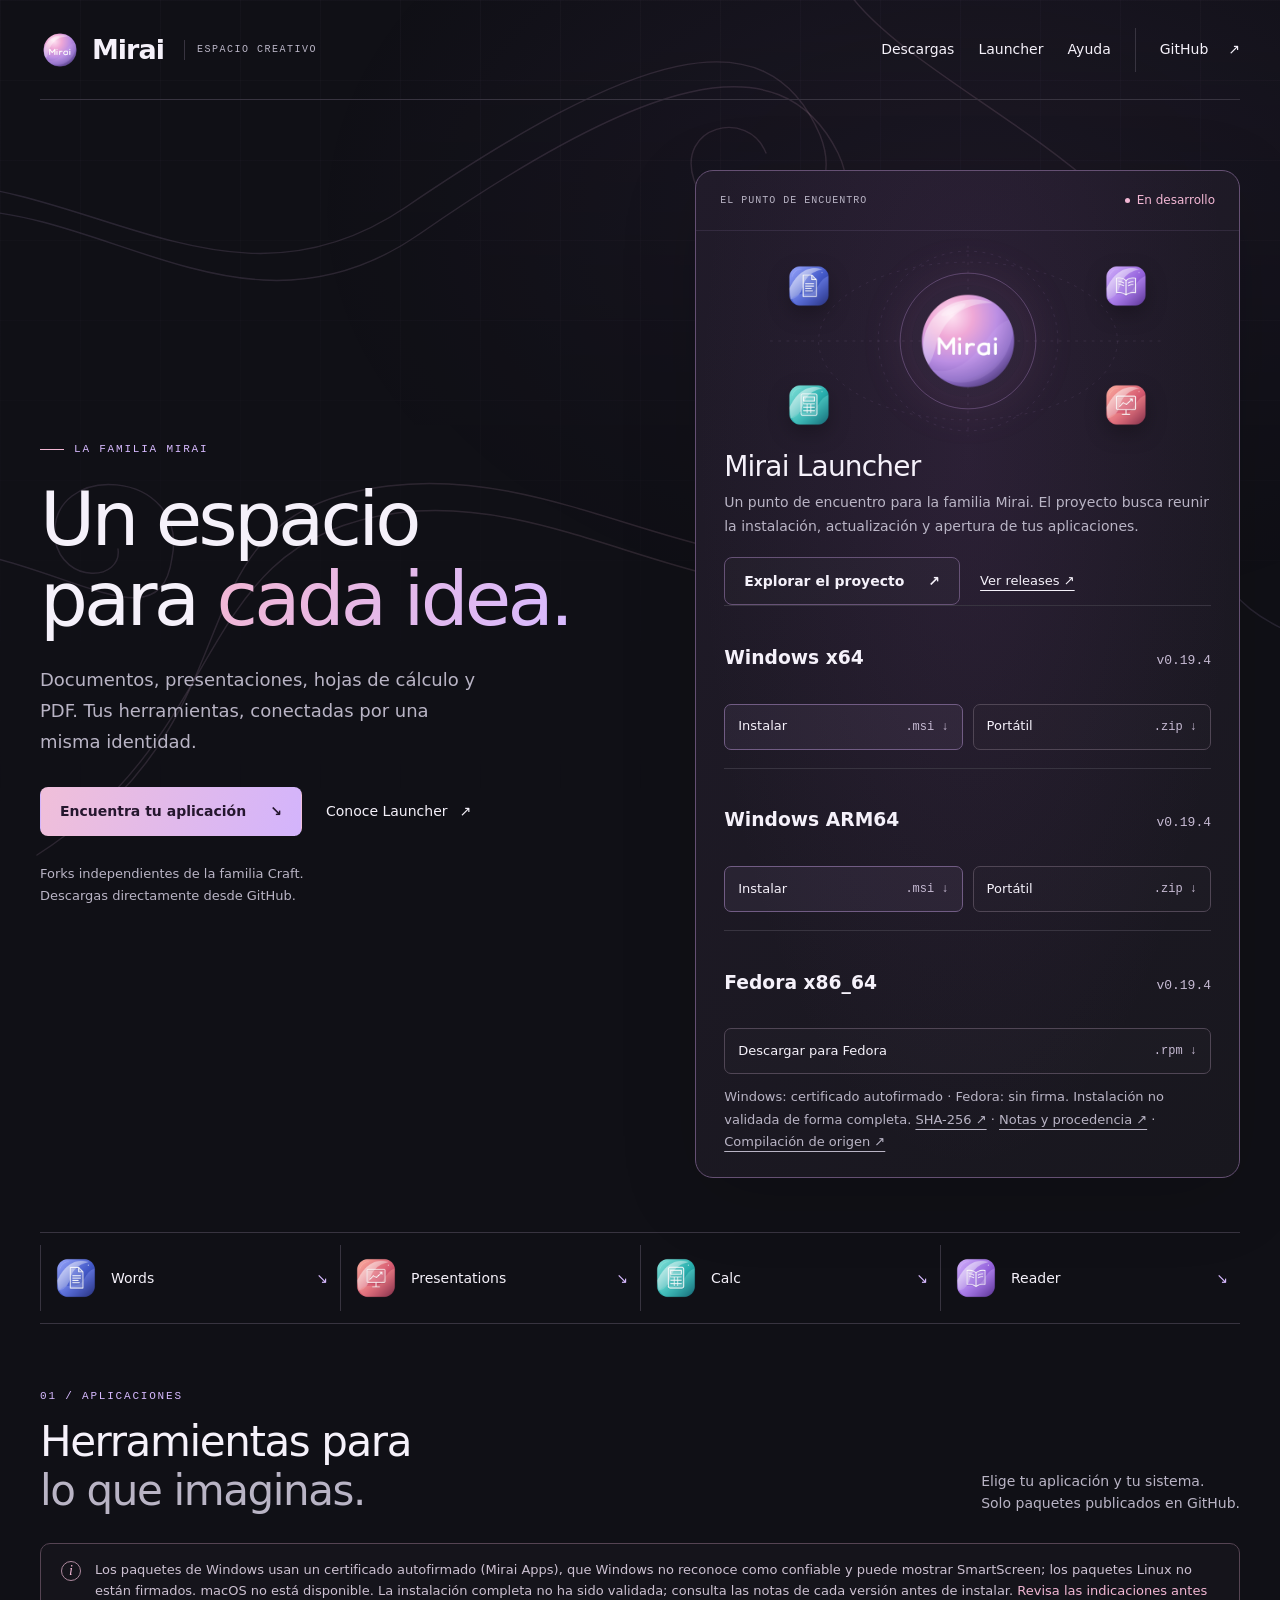
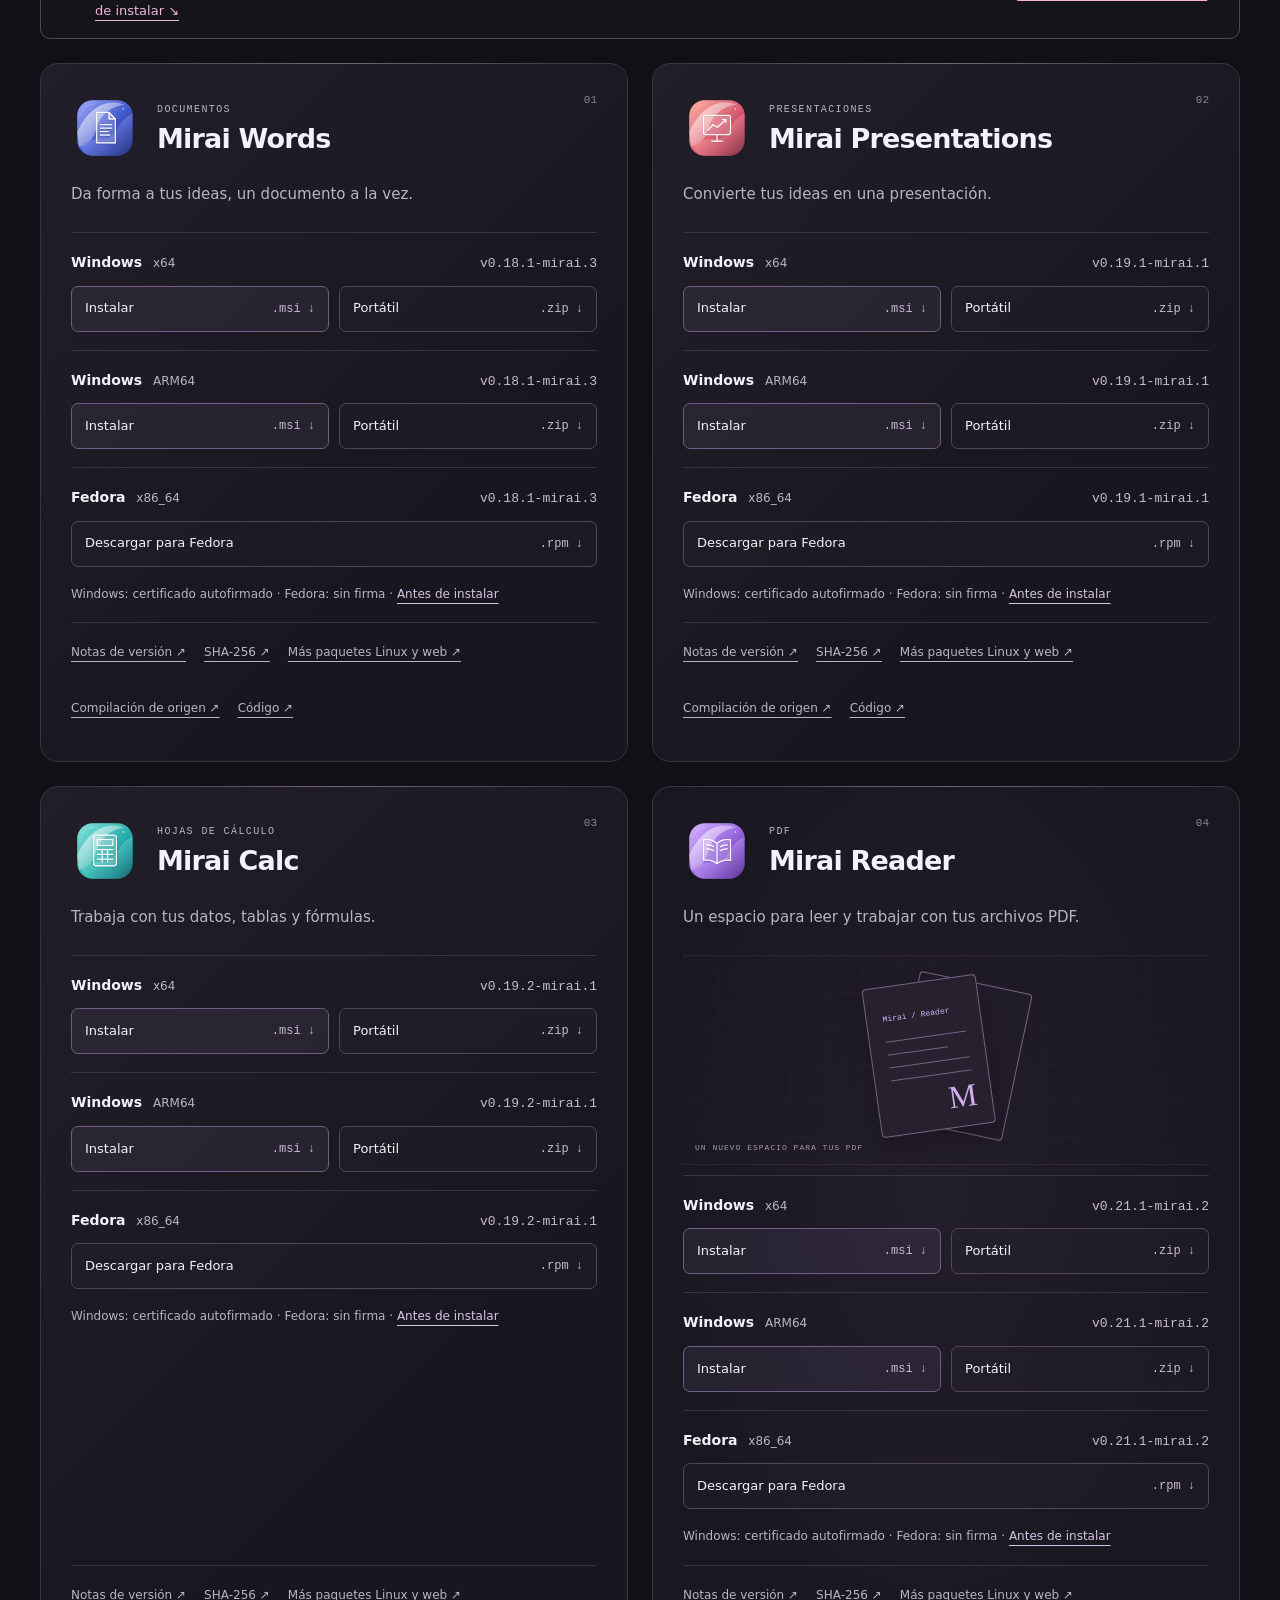
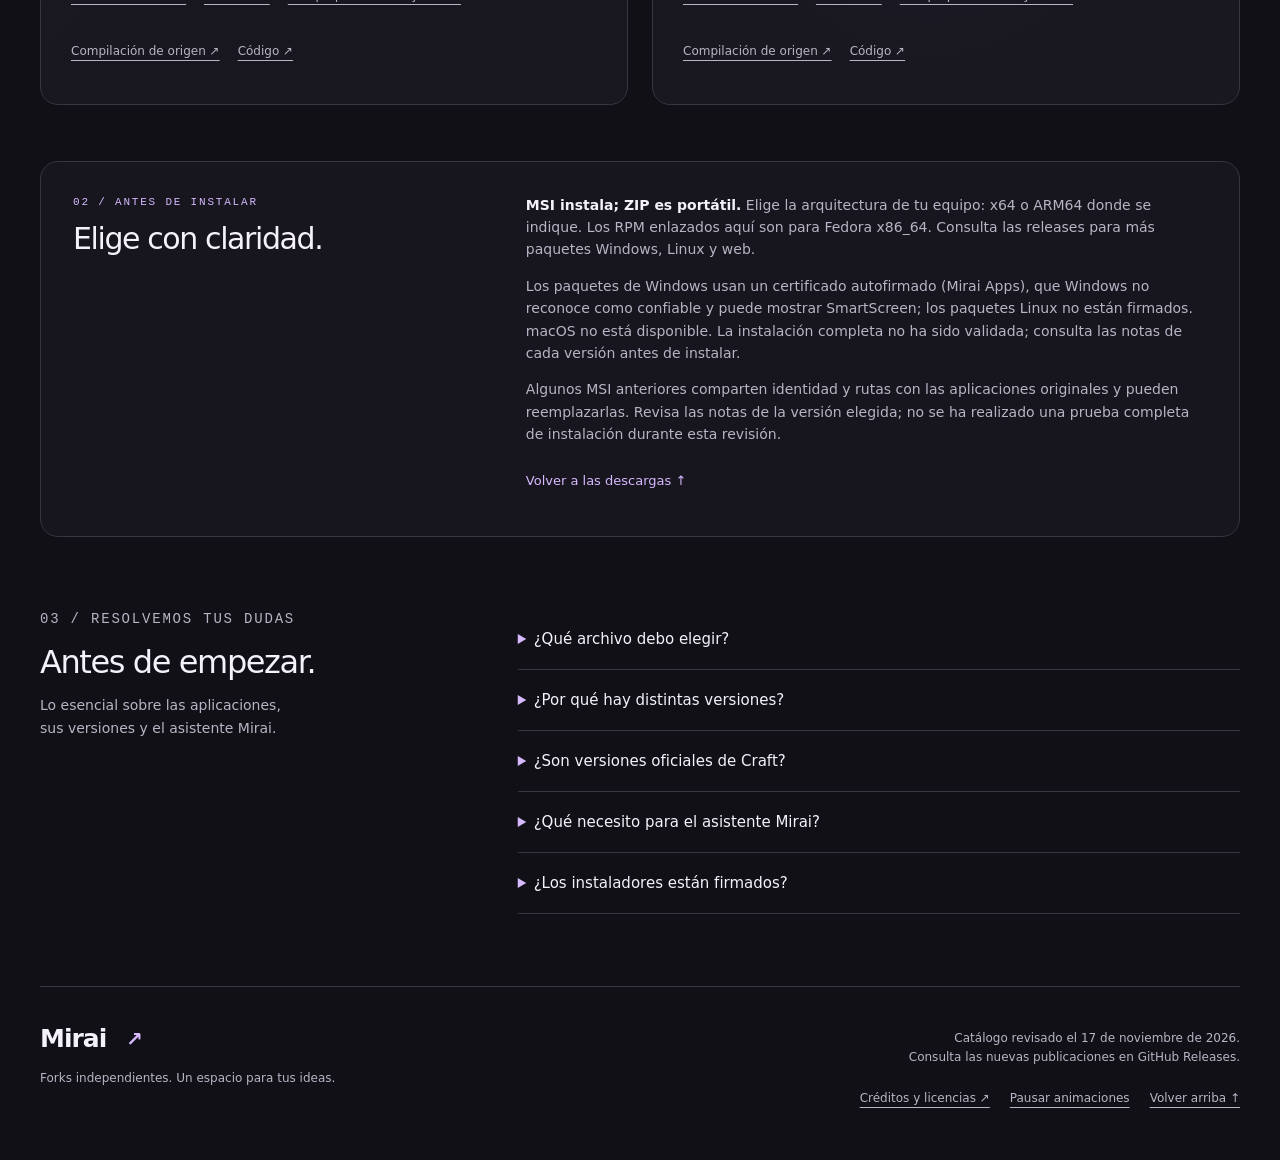
<file: index.html>
<!doctype html>
<html lang="es">
<head>
<meta charset="utf-8"><meta name="viewport" content="width=device-width, initial-scale=1"><meta name="theme-color" content="#111118">
<title>Mirai — Un espacio para cada idea</title>
<meta name="description" content="Descarga Mirai Words, Presentations y Calc para Windows y Fedora. Descubre Mirai Reader y el proyecto Mirai Launcher. Paquetes y versiones desde GitHub.">
<link rel="icon" href="assets/launcher.png"><link rel="stylesheet" href="styles.css?v=20261114-strip-2"><script src="script.js?v=20261114-strip-2" defer></script>
</head>
<body id="inicio">
<a class="skip" href="#contenido">Saltar al contenido</a>
<div class="architecture" aria-hidden="true"></div>
<div class="wind-background" aria-hidden="true"><svg viewBox="0 0 1600 1000" fill="none" preserveAspectRatio="xMidYMid slice" focusable="false"><defs><linearGradient id="wind-color" x1="0" y1="0" x2="1600" y2="1000" gradientUnits="userSpaceOnUse"><stop stop-color="#d7baff"/><stop offset=".55" stop-color="#f2b7d4"/><stop offset="1" stop-color="#b6a4ef"/></linearGradient><path id="wind-path-0" pathLength="1" d="M-180 260C100 80 290 400 540 230S940 10 1000 150C1040 250 890 290 860 200C840 140 920 120 940 170"/><path id="wind-path-1" pathLength="1" d="M-120 290C120 110 310 430 555 260S955 40 1020 170C1070 275 900 330 865 230"/><path id="wind-path-2" pathLength="1" d="M180 920C380 760 280 570 520 540S950 730 1170 550C1340 410 1190 290 1100 380C1020 460 1140 530 1180 450"/><path id="wind-path-3" pathLength="1" d="M130 950C350 810 300 600 530 570S960 770 1200 575C1380 430 1220 250 1100 350"/><path id="wind-path-4" pathLength="1" d="M1050-140C880 30 1320 120 1400 330S1360 640 1540 710C1690 770 1770 640 1670 580C1600 540 1550 620 1620 650"/><path id="wind-path-5" pathLength="1" d="M-180 650C60 510 260 760 280 620C300 520 140 510 150 600C160 650 225 645 220 610"/></defs><g class="wind-flow"><use class="wind-line" href="#wind-path-0"/><use class="wind-gust" href="#wind-path-0" style="--wind-delay:-0s;--wind-duration:22s"/><use class="wind-line" href="#wind-path-1"/><use class="wind-gust" href="#wind-path-1" style="--wind-delay:-3.7s;--wind-duration:24s"/><use class="wind-line" href="#wind-path-2"/><use class="wind-gust" href="#wind-path-2" style="--wind-delay:-7.4s;--wind-duration:26s"/><use class="wind-line" href="#wind-path-3"/><use class="wind-gust" href="#wind-path-3" style="--wind-delay:-11.100000000000001s;--wind-duration:28s"/><use class="wind-line" href="#wind-path-4"/><use class="wind-gust" href="#wind-path-4" style="--wind-delay:-14.8s;--wind-duration:30s"/><use class="wind-line" href="#wind-path-5"/><use class="wind-gust" href="#wind-path-5" style="--wind-delay:-18.5s;--wind-duration:32s"/></g></svg></div>
<div class="wrap">
<header class="site-header"><a class="brand" href="#inicio" aria-label="Mirai, inicio"><img src="assets/launcher.png" alt="" width="40" height="40">Mirai<span class="brand-divider"></span><span class="brand-detail">ESPACIO CREATIVO</span></a><nav aria-label="Principal"><a href="#descargas">Descargas</a><a href="#launcher">Launcher</a><a href="#ayuda">Ayuda</a><a class="nav-github" href="https://github.com/mirasins">GitHub <span aria-hidden="true">↗</span></a></nav></header>
<main id="contenido" tabindex="-1">
<section class="hero" aria-labelledby="hero-title"><div class="hero-copy reveal"><p class="eyebrow"><span class="line-mark" aria-hidden="true"></span> LA FAMILIA MIRAI</p><h1 id="hero-title">Un espacio<br>para <span>cada idea.</span></h1><p class="intro">Documentos, presentaciones, hojas de cálculo y PDF. Tus herramientas, conectadas por una misma identidad.</p><div class="hero-actions"><a class="btn primary" href="#descargas">Encuentra tu aplicación <span aria-hidden="true">↘</span></a><a class="text-link" href="#launcher">Conoce Launcher <span aria-hidden="true">↗</span></a></div><p class="hero-note">Forks independientes de la familia Craft.<br>Descargas directamente desde GitHub.</p></div>
<section class="launcher-feature reveal" id="launcher" aria-labelledby="launcher-title"><div class="feature-top"><span class="label">EL PUNTO DE ENCUENTRO</span><span class="status"><span aria-hidden="true"></span> En desarrollo</span></div><div class="constellation" aria-hidden="true"><svg viewBox="0 0 480 240" fill="none"><ellipse cx="240" cy="120" rx="163" ry="86" class="guide"/><path d="M240 16V224M24 120H456" class="guide"/><circle cx="240" cy="120" r="74"/><circle cx="240" cy="120" r="98" class="guide"/></svg><div class="core-icon"><img src="assets/launcher.png" alt="" width="120" height="120"></div><img class="satellite s1" src="assets/wordcraft.png" alt="" width="52" height="52"><img class="satellite s2" src="assets/pdfcraft.png" alt="" width="52" height="52"><img class="satellite s3" src="assets/gridcraft.png" alt="" width="52" height="52"><img class="satellite s4" src="assets/deckcraft.png" alt="" width="52" height="52"></div><div class="feature-copy"><h2 id="launcher-title">Mirai Launcher</h2><p>Un punto de encuentro para la familia Mirai. El proyecto busca reunir la instalación, actualización y apertura de tus aplicaciones.</p><div class="feature-actions"><a class="btn" href="https://github.com/mirasins/mirai-launcher">Explorar el proyecto <span aria-hidden="true">↗</span></a><a href="https://github.com/mirasins/mirai-launcher/releases">Ver releases ↗</a></div><div class="platform"><div class="platform-title"><h3>Windows <span>x64</span></h3><span class="version">v0.19.4</span></div><div class="download-links"><a class="download install" href="https://github.com/mirasins/mirai-launcher/releases/download/v0.19.4/artcraft-launcher-0.19.4-windows-x64.msi" aria-label="Instalar Mirai Launcher en Windows x64 (v0.19.4, MSI)">Instalar <span>.msi ↓</span></a><a class="download" href="https://github.com/mirasins/mirai-launcher/releases/download/v0.19.4/artcraft-launcher-0.19.4-windows-x64-portable.zip" aria-label="Descargar Mirai Launcher portátil para Windows x64 (v0.19.4, ZIP)">Portátil <span>.zip ↓</span></a></div></div><div class="platform"><div class="platform-title"><h3>Windows <span>ARM64</span></h3><span class="version">v0.19.4</span></div><div class="download-links"><a class="download install" href="https://github.com/mirasins/mirai-launcher/releases/download/v0.19.4/artcraft-launcher-0.19.4-windows-arm64.msi" aria-label="Instalar Mirai Launcher en Windows arm64 (v0.19.4, MSI)">Instalar <span>.msi ↓</span></a><a class="download" href="https://github.com/mirasins/mirai-launcher/releases/download/v0.19.4/artcraft-launcher-0.19.4-windows-arm64-portable.zip" aria-label="Descargar Mirai Launcher portátil para Windows arm64 (v0.19.4, ZIP)">Portátil <span>.zip ↓</span></a></div></div><div class="platform fedora"><div class="platform-title"><h3>Fedora <span>x86_64</span></h3><span class="version">v0.19.4</span></div><a class="download" href="https://github.com/mirasins/mirai-launcher/releases/download/v0.19.4/artcraft-launcher-0.19.4-linux-x86_64.rpm" aria-label="Descargar Mirai Launcher para Fedora x86_64 (v0.19.4, RPM)">Descargar para Fedora <span>.rpm ↓</span></a></div><p class="availability">Windows: certificado autofirmado · Fedora: sin firma. Instalación no validada de forma completa. <a href="https://github.com/mirasins/mirai-launcher/releases/download/v0.19.4/SHA256SUMS.txt">SHA-256 ↗</a> · <a href="https://github.com/mirasins/mirai-launcher/releases/tag/v0.19.4">Notas y procedencia ↗</a> · <a href="https://github.com/mirasins/mirai-launcher/actions/runs/44214219206">Compilación de origen ↗</a></p></div></section></section>
<nav class="index-strip" aria-label="Aplicaciones Mirai"><a href="#words"><img src="assets/wordcraft.png" alt="" width="46" height="46"><span class="index-name">Words</span><span class="index-arrow" aria-hidden="true">↘</span></a><a href="#presentations"><img src="assets/deckcraft.png" alt="" width="46" height="46"><span class="index-name">Presentations</span><span class="index-arrow" aria-hidden="true">↘</span></a><a href="#calc"><img src="assets/gridcraft.png" alt="" width="46" height="46"><span class="index-name">Calc</span><span class="index-arrow" aria-hidden="true">↘</span></a><a href="#reader"><img src="assets/pdfcraft.png" alt="" width="46" height="46"><span class="index-name">Reader</span><span class="index-arrow" aria-hidden="true">↘</span></a></nav>
<section id="descargas" aria-labelledby="apps-title"><div class="section-head reveal"><div><p class="eyebrow">01 / APLICACIONES</p><h2 id="apps-title">Herramientas para<br><span>lo que imaginas.</span></h2></div><p>Elige tu aplicación y tu sistema.<br>Solo paquetes publicados en GitHub.</p></div><aside class="download-notice reveal" aria-label="Información de los paquetes"><span class="notice-symbol" aria-hidden="true">i</span><p>Los paquetes de Windows usan un certificado autofirmado (Mirai Apps), que Windows no reconoce como confiable y puede mostrar SmartScreen; los paquetes Linux no están firmados. macOS no está disponible. La instalación completa no ha sido validada; consulta las notas de cada versión antes de instalar. <a href="#seguridad">Revisa las indicaciones antes de instalar ↘</a></p></aside><div class="grid"><article class="card reveal" id="words" style="--order:0"><div class="app-head"><img src="assets/wordcraft.png" alt="" width="68" height="68"><div><p class="label">Documentos</p><h3>Mirai Words</h3></div><span class="card-number" aria-hidden="true">01</span></div><p class="desc">Da forma a tus ideas, un documento a la vez.</p><div class="platform"><div class="platform-title"><h4>Windows <span>x64</span></h4><span class="version">v0.18.1-mirai.3</span></div><div class="download-links"><a class="download install" href="https://github.com/mirasins/mirai-words-wordcraft-fork/releases/download/v0.18.1-mirai.3/wordcraft-0.18.1-mirai.3-windows-x64.msi" aria-label="Instalar Mirai Words en Windows x64 (v0.18.1-mirai.3, MSI)">Instalar <span>.msi ↓</span></a><a class="download" href="https://github.com/mirasins/mirai-words-wordcraft-fork/releases/download/v0.18.1-mirai.3/wordcraft-0.18.1-mirai.3-windows-x64-portable.zip" aria-label="Descargar Mirai Words portátil para Windows x64 (v0.18.1-mirai.3, ZIP)">Portátil <span>.zip ↓</span></a></div></div><div class="platform"><div class="platform-title"><h4>Windows <span>ARM64</span></h4><span class="version">v0.18.1-mirai.3</span></div><div class="download-links"><a class="download install" href="https://github.com/mirasins/mirai-words-wordcraft-fork/releases/download/v0.18.1-mirai.3/wordcraft-0.18.1-mirai.3-windows-arm64.msi" aria-label="Instalar Mirai Words en Windows arm64 (v0.18.1-mirai.3, MSI)">Instalar <span>.msi ↓</span></a><a class="download" href="https://github.com/mirasins/mirai-words-wordcraft-fork/releases/download/v0.18.1-mirai.3/wordcraft-0.18.1-mirai.3-windows-arm64-portable.zip" aria-label="Descargar Mirai Words portátil para Windows arm64 (v0.18.1-mirai.3, ZIP)">Portátil <span>.zip ↓</span></a></div></div><div class="platform fedora"><div class="platform-title"><h4>Fedora <span>x86_64</span></h4><span class="version">v0.18.1-mirai.3</span></div><a class="download" href="https://github.com/mirasins/mirai-words-wordcraft-fork/releases/download/v0.18.1-mirai.3/wordcraft-0.18.1-mirai.3-linux-x86_64.rpm" aria-label="Descargar Mirai Words para Fedora x86_64 (v0.18.1-mirai.3, RPM)">Descargar para Fedora <span>.rpm ↓</span></a></div><p class="package-note">Windows: certificado autofirmado · Fedora: sin firma · <a href="#seguridad">Antes de instalar</a></p><div class="sources"><a href="https://github.com/mirasins/mirai-words-wordcraft-fork/releases/tag/v0.18.1-mirai.3" aria-label="Notas de Mirai Words v0.18.1-mirai.3">Notas de versión ↗</a><a href="https://github.com/mirasins/mirai-words-wordcraft-fork/releases/download/v0.18.1-mirai.3/SHA256SUMS.txt" aria-label="Sumas SHA-256 de Mirai Words v0.18.1-mirai.3">SHA-256 ↗</a><a href="https://github.com/mirasins/mirai-words-wordcraft-fork/releases/tag/v0.18.1-mirai.3">Más paquetes Linux y web ↗</a><a href="https://github.com/mirasins/mirai-words-wordcraft-fork/actions/runs/44219603339">Compilación de origen ↗</a><a href="https://github.com/mirasins/mirai-words-wordcraft-fork" aria-label="Código fuente de Mirai Words">Código ↗</a></div></article>
<article class="card reveal" id="presentations" style="--order:1"><div class="app-head"><img src="assets/deckcraft.png" alt="" width="68" height="68"><div><p class="label">Presentaciones</p><h3>Mirai Presentations</h3></div><span class="card-number" aria-hidden="true">02</span></div><p class="desc">Convierte tus ideas en una presentación.</p><div class="platform"><div class="platform-title"><h4>Windows <span>x64</span></h4><span class="version">v0.19.1-mirai.1</span></div><div class="download-links"><a class="download install" href="https://github.com/mirasins/mirai-presentations-deckcraft-fork/releases/download/v0.19.1-mirai.1/deckcraft-0.19.1-mirai.1-windows-x64.msi" aria-label="Instalar Mirai Presentations en Windows x64 (v0.19.1-mirai.1, MSI)">Instalar <span>.msi ↓</span></a><a class="download" href="https://github.com/mirasins/mirai-presentations-deckcraft-fork/releases/download/v0.19.1-mirai.1/deckcraft-0.19.1-mirai.1-windows-x64-portable.zip" aria-label="Descargar Mirai Presentations portátil para Windows x64 (v0.19.1-mirai.1, ZIP)">Portátil <span>.zip ↓</span></a></div></div><div class="platform"><div class="platform-title"><h4>Windows <span>ARM64</span></h4><span class="version">v0.19.1-mirai.1</span></div><div class="download-links"><a class="download install" href="https://github.com/mirasins/mirai-presentations-deckcraft-fork/releases/download/v0.19.1-mirai.1/deckcraft-0.19.1-mirai.1-windows-arm64.msi" aria-label="Instalar Mirai Presentations en Windows arm64 (v0.19.1-mirai.1, MSI)">Instalar <span>.msi ↓</span></a><a class="download" href="https://github.com/mirasins/mirai-presentations-deckcraft-fork/releases/download/v0.19.1-mirai.1/deckcraft-0.19.1-mirai.1-windows-arm64-portable.zip" aria-label="Descargar Mirai Presentations portátil para Windows arm64 (v0.19.1-mirai.1, ZIP)">Portátil <span>.zip ↓</span></a></div></div><div class="platform fedora"><div class="platform-title"><h4>Fedora <span>x86_64</span></h4><span class="version">v0.19.1-mirai.1</span></div><a class="download" href="https://github.com/mirasins/mirai-presentations-deckcraft-fork/releases/download/v0.19.1-mirai.1/deckcraft-0.19.1-mirai.1-linux-x86_64.rpm" aria-label="Descargar Mirai Presentations para Fedora x86_64 (v0.19.1-mirai.1, RPM)">Descargar para Fedora <span>.rpm ↓</span></a></div><p class="package-note">Windows: certificado autofirmado · Fedora: sin firma · <a href="#seguridad">Antes de instalar</a></p><div class="sources"><a href="https://github.com/mirasins/mirai-presentations-deckcraft-fork/releases/tag/v0.19.1-mirai.1" aria-label="Notas de Mirai Presentations v0.19.1-mirai.1">Notas de versión ↗</a><a href="https://github.com/mirasins/mirai-presentations-deckcraft-fork/releases/download/v0.19.1-mirai.1/SHA256SUMS.txt" aria-label="Sumas SHA-256 de Mirai Presentations v0.19.1-mirai.1">SHA-256 ↗</a><a href="https://github.com/mirasins/mirai-presentations-deckcraft-fork/releases/tag/v0.19.1-mirai.1">Más paquetes Linux y web ↗</a><a href="https://github.com/mirasins/mirai-presentations-deckcraft-fork/actions/runs/44217367817">Compilación de origen ↗</a><a href="https://github.com/mirasins/mirai-presentations-deckcraft-fork" aria-label="Código fuente de Mirai Presentations">Código ↗</a></div></article>
<article class="card reveal" id="calc" style="--order:2"><div class="app-head"><img src="assets/gridcraft.png" alt="" width="68" height="68"><div><p class="label">Hojas de cálculo</p><h3>Mirai Calc</h3></div><span class="card-number" aria-hidden="true">03</span></div><p class="desc">Trabaja con tus datos, tablas y fórmulas.</p><div class="platform"><div class="platform-title"><h4>Windows <span>x64</span></h4><span class="version">v0.19.2-mirai.1</span></div><div class="download-links"><a class="download install" href="https://github.com/mirasins/mirai-calc-gridcraft-fork/releases/download/v0.19.2-mirai.1/gridcraft-0.19.2-mirai.1-windows-x64.msi" aria-label="Instalar Mirai Calc en Windows x64 (v0.19.2-mirai.1, MSI)">Instalar <span>.msi ↓</span></a><a class="download" href="https://github.com/mirasins/mirai-calc-gridcraft-fork/releases/download/v0.19.2-mirai.1/gridcraft-0.19.2-mirai.1-windows-x64-portable.zip" aria-label="Descargar Mirai Calc portátil para Windows x64 (v0.19.2-mirai.1, ZIP)">Portátil <span>.zip ↓</span></a></div></div><div class="platform"><div class="platform-title"><h4>Windows <span>ARM64</span></h4><span class="version">v0.19.2-mirai.1</span></div><div class="download-links"><a class="download install" href="https://github.com/mirasins/mirai-calc-gridcraft-fork/releases/download/v0.19.2-mirai.1/gridcraft-0.19.2-mirai.1-windows-arm64.msi" aria-label="Instalar Mirai Calc en Windows arm64 (v0.19.2-mirai.1, MSI)">Instalar <span>.msi ↓</span></a><a class="download" href="https://github.com/mirasins/mirai-calc-gridcraft-fork/releases/download/v0.19.2-mirai.1/gridcraft-0.19.2-mirai.1-windows-arm64-portable.zip" aria-label="Descargar Mirai Calc portátil para Windows arm64 (v0.19.2-mirai.1, ZIP)">Portátil <span>.zip ↓</span></a></div></div><div class="platform fedora"><div class="platform-title"><h4>Fedora <span>x86_64</span></h4><span class="version">v0.19.2-mirai.1</span></div><a class="download" href="https://github.com/mirasins/mirai-calc-gridcraft-fork/releases/download/v0.19.2-mirai.1/gridcraft-0.19.2-mirai.1-linux-x86_64.rpm" aria-label="Descargar Mirai Calc para Fedora x86_64 (v0.19.2-mirai.1, RPM)">Descargar para Fedora <span>.rpm ↓</span></a></div><p class="package-note">Windows: certificado autofirmado · Fedora: sin firma · <a href="#seguridad">Antes de instalar</a></p><div class="sources"><a href="https://github.com/mirasins/mirai-calc-gridcraft-fork/releases/tag/v0.19.2-mirai.1" aria-label="Notas de Mirai Calc v0.19.2-mirai.1">Notas de versión ↗</a><a href="https://github.com/mirasins/mirai-calc-gridcraft-fork/releases/download/v0.19.2-mirai.1/SHA256SUMS.txt" aria-label="Sumas SHA-256 de Mirai Calc v0.19.2-mirai.1">SHA-256 ↗</a><a href="https://github.com/mirasins/mirai-calc-gridcraft-fork/releases/tag/v0.19.2-mirai.1">Más paquetes Linux y web ↗</a><a href="https://github.com/mirasins/mirai-calc-gridcraft-fork/actions/runs/44217328244">Compilación de origen ↗</a><a href="https://github.com/mirasins/mirai-calc-gridcraft-fork" aria-label="Código fuente de Mirai Calc">Código ↗</a></div></article>
<article class="card reader-card reveal" id="reader" style="--order:3"><div class="app-head"><img src="assets/pdfcraft.png" alt="" width="68" height="68"><div><p class="label">PDF</p><h3>Mirai Reader</h3></div><span class="card-number" aria-hidden="true">04</span></div><p class="desc">Un espacio para leer y trabajar con tus archivos PDF.</p><div class="reader-art" aria-hidden="true"><span class="paper paper-back"></span><span class="paper paper-front"><span>Mirai / Reader</span><i></i><i></i><i></i><i></i><span class="paper-mark">M</span></span><span class="drawing-label">UN NUEVO ESPACIO PARA TUS PDF</span></div><div class="platform"><div class="platform-title"><h4>Windows <span>x64</span></h4><span class="version">v0.21.1-mirai.2</span></div><div class="download-links"><a class="download install" href="https://github.com/mirasins/mirai-reader-pdfcraft-fork/releases/download/v0.21.1-mirai.2/pdfcraft-0.21.1-mirai.2-windows-x64.msi" aria-label="Instalar Mirai Reader en Windows x64 (v0.21.1-mirai.2, MSI)">Instalar <span>.msi ↓</span></a><a class="download" href="https://github.com/mirasins/mirai-reader-pdfcraft-fork/releases/download/v0.21.1-mirai.2/pdfcraft-0.21.1-mirai.2-windows-x64-portable.zip" aria-label="Descargar Mirai Reader portátil para Windows x64 (v0.21.1-mirai.2, ZIP)">Portátil <span>.zip ↓</span></a></div></div><div class="platform"><div class="platform-title"><h4>Windows <span>ARM64</span></h4><span class="version">v0.21.1-mirai.2</span></div><div class="download-links"><a class="download install" href="https://github.com/mirasins/mirai-reader-pdfcraft-fork/releases/download/v0.21.1-mirai.2/pdfcraft-0.21.1-mirai.2-windows-arm64.msi" aria-label="Instalar Mirai Reader en Windows arm64 (v0.21.1-mirai.2, MSI)">Instalar <span>.msi ↓</span></a><a class="download" href="https://github.com/mirasins/mirai-reader-pdfcraft-fork/releases/download/v0.21.1-mirai.2/pdfcraft-0.21.1-mirai.2-windows-arm64-portable.zip" aria-label="Descargar Mirai Reader portátil para Windows arm64 (v0.21.1-mirai.2, ZIP)">Portátil <span>.zip ↓</span></a></div></div><div class="platform fedora"><div class="platform-title"><h4>Fedora <span>x86_64</span></h4><span class="version">v0.21.1-mirai.2</span></div><a class="download" href="https://github.com/mirasins/mirai-reader-pdfcraft-fork/releases/download/v0.21.1-mirai.2/pdfcraft-0.21.1-mirai.2-linux-x86_64.rpm" aria-label="Descargar Mirai Reader para Fedora x86_64 (v0.21.1-mirai.2, RPM)">Descargar para Fedora <span>.rpm ↓</span></a></div><p class="package-note">Windows: certificado autofirmado · Fedora: sin firma · <a href="#seguridad">Antes de instalar</a></p><div class="sources"><a href="https://github.com/mirasins/mirai-reader-pdfcraft-fork/releases/tag/v0.21.1-mirai.2" aria-label="Notas de Mirai Reader v0.21.1-mirai.2">Notas de versión ↗</a><a href="https://github.com/mirasins/mirai-reader-pdfcraft-fork/releases/download/v0.21.1-mirai.2/SHA256SUMS.txt" aria-label="Sumas SHA-256 de Mirai Reader v0.21.1-mirai.2">SHA-256 ↗</a><a href="https://github.com/mirasins/mirai-reader-pdfcraft-fork/releases/tag/v0.21.1-mirai.2">Más paquetes Linux y web ↗</a><a href="https://github.com/mirasins/mirai-reader-pdfcraft-fork/actions/runs/44218762199">Compilación de origen ↗</a><a href="https://github.com/mirasins/mirai-reader-pdfcraft-fork" aria-label="Código fuente de Mirai Reader">Código ↗</a></div></article></div></section>
<section class="safety reveal" id="seguridad" aria-labelledby="safety-title"><div><p class="eyebrow">02 / ANTES DE INSTALAR</p><h2 id="safety-title">Elige con claridad.</h2></div><div><p><strong>MSI instala; ZIP es portátil.</strong> Elige la arquitectura de tu equipo: x64 o ARM64 donde se indique. Los RPM enlazados aquí son para Fedora x86_64. Consulta las releases para más paquetes Windows, Linux y web.</p><p>Los paquetes de Windows usan un certificado autofirmado (Mirai Apps), que Windows no reconoce como confiable y puede mostrar SmartScreen; los paquetes Linux no están firmados. macOS no está disponible. La instalación completa no ha sido validada; consulta las notas de cada versión antes de instalar.</p><p>Algunos MSI anteriores comparten identidad y rutas con las aplicaciones originales y pueden reemplazarlas. Revisa las notas de la versión elegida; no se ha realizado una prueba completa de instalación durante esta revisión.</p><a class="text-link" href="#descargas">Volver a las descargas ↑</a></div></section>
<section class="help reveal" id="ayuda" aria-labelledby="help-title"><div><p class="eyebrow">03 / RESOLVEMOS TUS DUDAS</p><h2 id="help-title">Antes de empezar.</h2><p>Lo esencial sobre las aplicaciones,<br>sus versiones y el asistente Mirai.</p></div><div><details><summary>¿Qué archivo debo elegir?</summary><p>En Windows, elige la arquitectura de tu equipo: x64 o ARM64 donde esté disponible. El MSI instala la aplicación y el ZIP es la versión portátil. Los paquetes RPM aquí listados se publicaron para Fedora x86_64. Solo se muestran los sistemas con paquetes disponibles.</p></details><details><summary>¿Por qué hay distintas versiones?</summary><p>Los paquetes de Windows y Fedora pueden publicarse por separado. Cada descarga muestra su versión exacta; una versión más nueva de Fedora no significa que exista también para Windows. Consulta todas las releases para ver el historial.</p></details><details><summary>¿Son versiones oficiales de Craft?</summary><p>Son forks independientes mantenidos en los repositorios Mirai de mirasins. Reader deriva de PdfCraft, Words de WordCraft, Presentations de DeckCraft y Calc de GridCraft. El launcher deriva de ArtCraft Launcher. Los nombres originales de algunos archivos se conservan.</p></details><details><summary>¿Qué necesito para el asistente Mirai?</summary><p>El asistente de las aplicaciones requiere Claude Code instalado y una sesión iniciada con tu propia cuenta. El resto de la aplicación puede utilizarse sin el asistente. Revisa los requisitos de la release elegida.</p></details><details><summary>¿Los instaladores están firmados?</summary><p>Los paquetes de Windows usan un certificado autofirmado (Mirai Apps), que Windows no reconoce como confiable y puede mostrar SmartScreen; los paquetes Linux no están firmados. macOS no está disponible. La instalación completa no ha sido validada; consulta las notas de cada versión antes de instalar.</p></details></div></section>
</main>
<footer><div><a class="brand footer-brand" href="#inicio">Mirai <span aria-hidden="true">↗</span></a><p>Forks independientes. Un espacio para tus ideas.</p></div><div class="footer-info"><p>Catálogo revisado el 17 de noviembre de 2026.<br>Consulta las nuevas publicaciones en GitHub Releases.</p><div class="footer-links"><a href="https://github.com/mirasins/mirai-launcher/blob/gh-pages/ATTRIBUTION.md">Créditos y licencias ↗</a><button id="motion-toggle" type="button" aria-pressed="false" hidden>Pausar animaciones</button><a href="#inicio">Volver arriba ↑</a></div></div></footer>
</div></body></html>
</file>
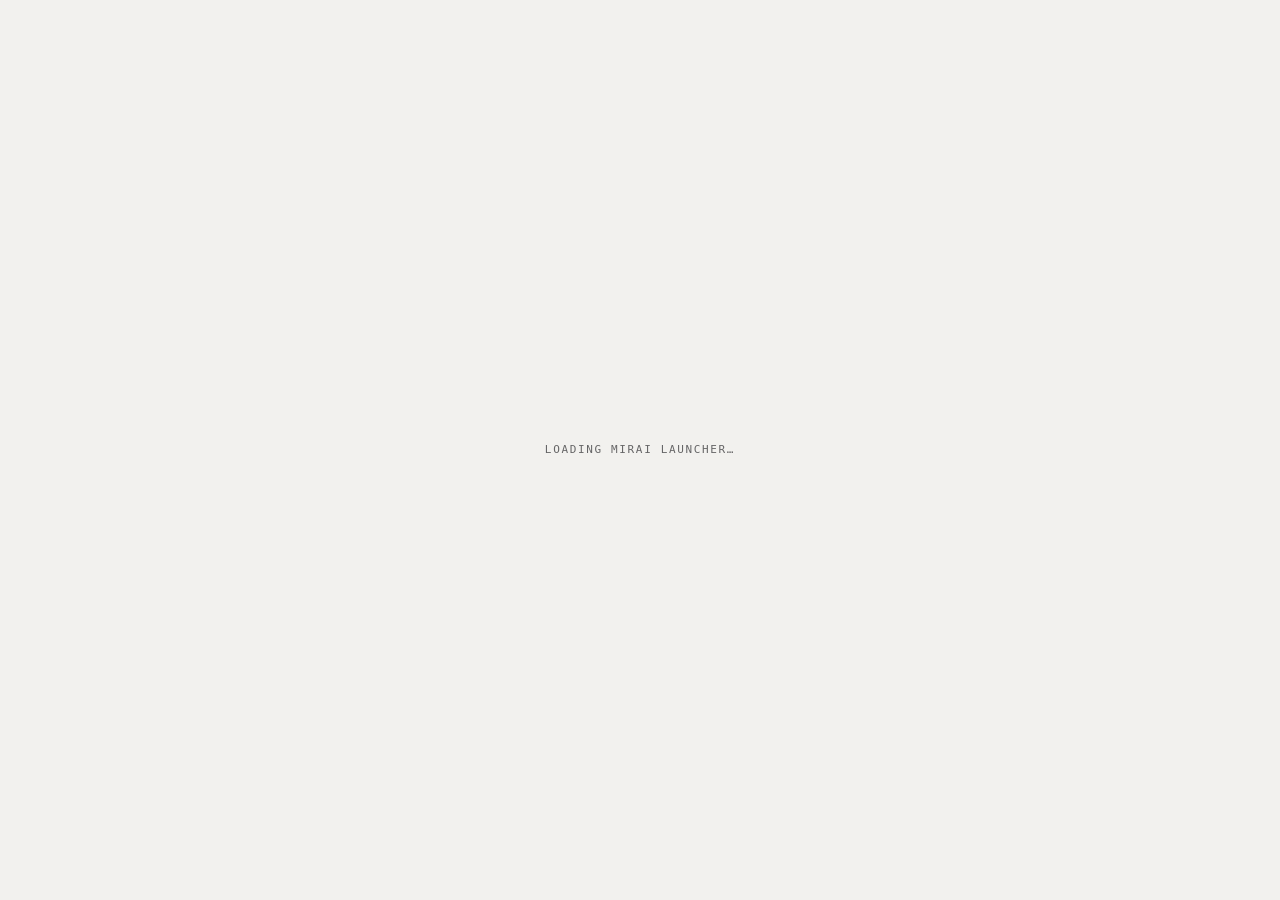
<file: apps/artcraft-launcher-web/index.html>
<!DOCTYPE html>
<html lang="en">
<head>
  <meta charset="utf-8">
  <meta name="viewport" content="width=device-width, initial-scale=1">
  <title>Mirai Launcher</title>
  <link data-trunk rel="rust" data-bin="artcraft-launcher-web" data-cargo-profile="wasm-release" data-wasm-opt="z" data-weak-refs />
  <link data-trunk rel="icon" href="../../assets/app-icon/hicolor/64x64/apps/ai.storyteller.artcraft-launcher.png" />
  <style>
    html, body { margin: 0; padding: 0; width: 100%; height: 100%; overflow: hidden; background: #121316; }
    #launcher_canvas { position: absolute; inset: 0; width: 100%; height: 100%; display: block; }
    #launcher_loading { position: absolute; inset: 0; display: flex; align-items: center; justify-content: center;
      color: rgba(242, 241, 238, 0.6); font: 500 11px/1.5 ui-monospace, SFMono-Regular, Menlo, monospace;
      letter-spacing: 0.15em; text-transform: uppercase; pointer-events: none; }
    @media (prefers-color-scheme: light) { html, body { background: #f2f1ee; } #launcher_loading { color: rgba(16, 16, 20, 0.62); } }
  </style>
</head>
<body>
  <canvas id="launcher_canvas"></canvas>
  <div id="launcher_loading">Loading Mirai Launcher&hellip;</div>
</body>
</html>
</file>
<file: styles.css>
:root {
  color-scheme:dark;
  --bg:#101016;
  --panel:#191821;
  --ink:#f5f1fa;
  --muted:#b9b4c5;
  --line:#383440;
  --accent:#d7baff;
  --pink:#f2b7d4;
  --radius:18px;
  font-synthesis:none
}
* {
  box-sizing:border-box
}
html {
  scroll-behavior:smooth;
  scroll-padding-top:28px
}
body {
  margin:0;
  background:var(--bg);
  color:var(--ink);
  font:16px/1.6 'Segoe UI',system-ui,sans-serif
}
a {
  color:inherit;
  text-underline-offset:5px
}
button {
  font:inherit
}
a,button,summary {
  -webkit-tap-highlight-color:transparent
}
a:hover {
  color:var(--accent)
}
a:focus-visible,button:focus-visible,summary:focus-visible {
  outline:3px solid var(--pink);
  outline-offset:5px
}
main:focus {
  outline:none
}
[hidden] {
  display:none!important
}
.skip {
  position:fixed;
  top:12px;
  left:12px;
  transform:translateY(-160%);
  z-index:20;
  padding:12px 20px;
  border-radius:8px;
  background:var(--ink);
  color:var(--bg)
}
.skip:focus {
  transform:none
}
.architecture {
  position:absolute;
  inset:0 0 auto;
  height:850px;
  z-index:-1;
  pointer-events:none;
  background:radial-gradient(ellipse at 76% 25%,#a86dd816,transparent 48%),linear-gradient(#c8b4e007 1px,transparent 1px),linear-gradient(90deg,#c8b4e007 1px,transparent 1px);
  background-size:auto,80px 80px,80px 80px;
  mask-image:linear-gradient(#000,transparent)
}
.wrap {
  width:min(1240px,calc(100% - 80px));
  margin:auto
}
.site-header {
  min-height:100px;
  display:flex;
  align-items:center;
  justify-content:space-between;
  gap:24px;
  border-bottom:1px solid var(--line)
}
.brand {
  display:inline-flex;
  align-items:center;
  gap:12px;
  font-size:27px;
  font-weight:650;
  letter-spacing:-1px;
  text-decoration:none
}
.brand img {
  width:40px;
  height:40px;
  object-fit:contain;
  flex:none
}
.brand-divider {
  height:20px;
  width:1px;
  background:var(--line);
  margin-left:8px
}
.brand-detail {
  color:var(--muted);
  font:10px/1.4 ui-monospace,Consolas,monospace;
  letter-spacing:1.5px
}
.site-header nav {
  display:flex;
  align-items:center;
  gap:24px;
  font-size:14px
}
.site-header nav a {
  display:inline-flex;
  align-items:center;
  min-height:44px;
  text-decoration:none;
  position:relative
}
.site-header nav a::after {
  content:'';
  position:absolute;
  bottom:6px;
  left:0;
  width:0;
  height:1px;
  background:var(--accent);
  transition:width .2s
}
.site-header nav a:hover::after {
  width:100%
}
.nav-github {
  gap:20px;
  border-left:1px solid var(--line);
  padding-left:24px
}
.hero {
  display:grid;
  grid-template-columns:1.1fr 1fr;
  gap:56px;
  align-items:center;
  padding:70px 0 54px
}
.eyebrow,.label {
  font:11px/1.5 ui-monospace,Consolas,monospace;
  letter-spacing:1.8px;
  text-transform:uppercase
}
.eyebrow {
  color:var(--accent);
  margin:0 0 22px;
  display:flex;
  align-items:center;
  gap:10px
}
.line-mark {
  width:24px;
  height:1px;
  background:var(--pink)
}
h1 {
  font-size:clamp(52px,5.9vw,78px);
  line-height:1.06;
  font-weight:500;
  letter-spacing:-3.8px;
  margin:0 0 26px
}
h1 span {
  background:linear-gradient(110deg,var(--pink),var(--accent));
  background-clip:text;
  color:transparent
}
.intro {
  font-size:18px;
  line-height:1.7;
  color:var(--muted);
  max-width:450px;
  margin:0 0 30px
}
.hero-actions {
  display:flex;
  align-items:center;
  flex-wrap:wrap;
  gap:14px 24px
}
.btn {
  min-height:48px;
  display:inline-flex;
  align-items:center;
  justify-content:center;
  gap:24px;
  padding:12px 19px;
  border:1px solid #665276;
  border-radius:8px;
  background:#ffffff04;
  text-decoration:none;
  font-size:14px;
  font-weight:600;
  transition:transform .22s,border-color .22s,background .22s,box-shadow .22s
}
.btn.primary {
  color:#25172e;
  background:linear-gradient(110deg,#f0bfd9,#d3b4fc);
  border-color:transparent
}
.btn:hover {
  color:var(--ink);
  background:#d7baff12;
  border-color:var(--accent);
  box-shadow:0 6px 24px #bf83f01a;
  transform:translateY(-2px)
}
.btn.primary:hover {
  color:#25172e;
  background:#efdcff;
  box-shadow:0 6px 28px #d7baff22
}
.text-link {
  display:inline-flex;
  align-items:center;
  gap:12px;
  min-height:44px;
  font-size:14px;
  text-decoration:none
}
.hero-note {
  margin:27px 0 0;
  color:var(--muted);
  font-size:13px;
  line-height:1.7
}
.launcher-feature {
  border:1px solid #655073;
  border-radius:var(--radius);
  background:radial-gradient(ellipse at 50% 28%,#74438829,transparent 70%),linear-gradient(140deg,#211b2a,#18171e);
  overflow:hidden;
  position:relative;
  min-width:0;
  box-shadow:0 18px 80px #0002;
  scroll-margin-top:24px
}
.feature-top {
  padding:20px 24px;
  display:flex;
  justify-content:space-between;
  align-items:center;
  gap:16px;
  border-bottom:1px solid #d7baff1a
}
.label {
  color:var(--muted);
  margin:0
}
.feature-top .label {
  font-size:10px;
  letter-spacing:1px
}
.status {
  display:inline-flex;
  align-items:center;
  gap:7px;
  color:var(--pink);
  font-size:12px;
  white-space:nowrap
}
.status>span {
  width:5px;
  height:5px;
  border-radius:50%;
  background:var(--pink)
}
.constellation {
  height:220px;
  position:relative;
  max-width:480px;
  margin:auto
}
.constellation svg {
  position:absolute;
  inset:0;
  width:100%;
  height:100%;
  stroke:#c69ee754;
  stroke-width:1
}
.constellation .guide {
  stroke:#c69ee71c;
  stroke-dasharray:3 6
}
.core-icon {
  position:absolute;
  top:50%;
  left:50%;
  transform:translate(-50%,-50%);
  border-radius:50%;
  background:#df92d20a;
  box-shadow:0 0 55px #db83d025
}
.core-icon img {
  display:block;
  width:112px;
  height:112px;
  object-fit:contain;
  aspect-ratio:1;
  flex:none
}
.satellite {
  position:absolute;
  width:48px;
  height:48px;
  object-fit:contain;
  filter:drop-shadow(0 8px 10px #0004)
}
.s1 {
  left:12%;
  top:14%
}
.s2 {
  right:12%;
  top:14%
}
.s3 {
  left:12%;
  bottom:10%
}
.s4 {
  right:12%;
  bottom:10%
}
.feature-copy {
  padding:0 28px 24px
}
.feature-copy h2 {
  font-size:28px;
  margin:0 0 8px;
  letter-spacing:-.8px
}
.feature-copy>p {
  color:var(--muted);
  font-size:14px;
  line-height:1.7;
  margin:0 0 18px
}
.feature-actions {
  display:flex;
  gap:12px 20px;
  align-items:center;
  flex-wrap:wrap
}
.feature-actions>a:not(.btn) {
  font-size:13px;
  min-height:44px;
  display:inline-flex;
  align-items:center
}
.feature-copy .availability {
  font-size:13px;
  margin:12px 0 0
}
.index-strip {
  display:flex;
  align-items:center;
  justify-content:space-between;
  border-top:1px solid var(--line);
  border-bottom:1px solid var(--line);
  gap:24px;
  padding:12px 0
}
.index-strip>a {
  min-height:44px;
  display:flex;
  align-items:center;
  gap:24px;
  text-decoration:none;
  font-size:14px
}
.index-strip>a span {
  color:var(--accent)
}
.index-strip .label {
  font-size:10px;
  letter-spacing:1.5px
}
.index-strip>a {
  flex:1;
  min-width:0;
  gap:12px;
  padding:10px 12px;
  border-left:1px solid var(--line);
  transition:background .25s ease
}
.index-strip>a:hover,.index-strip>a:focus-visible {
  background:var(--panel)
}
.index-strip>a img {
  width:46px;
  height:46px;
  flex:none;
  object-fit:contain
}
.index-strip>a .index-name {
  color:var(--ink)
}
.index-strip>a .index-arrow {
  margin-left:auto;
  color:var(--accent)
}
@media(prefers-reduced-motion:no-preference) {
  .index-strip>a img {
    animation:index-icon-turn 12s linear infinite
  }
  .index-strip>a:nth-of-type(even) img {
    animation-direction:reverse
  }
  body[data-motion="off"] .index-strip>a img {
    animation:none
  }
}
@keyframes index-icon-turn {
  to { transform:rotate(360deg) }
}
@media(max-width:800px) {
  .index-strip>a {
    flex:1 1 calc(50% - 26px)
  }
}
.section-head {
  display:flex;
  justify-content:space-between;
  align-items:end;
  gap:28px;
  padding:64px 0 28px
}
.section-head .eyebrow {
  margin-bottom:14px
}
h2 {
  font-size:clamp(30px,3.5vw,42px);
  line-height:1.15;
  font-weight:500;
  letter-spacing:-1.4px;
  margin:0
}
h2 span {
  color:var(--muted)
}
.section-head>p {
  color:var(--muted);
  font-size:14px;
  margin:0
}
.download-notice {
  display:flex;
  gap:14px;
  align-items:flex-start;
  border:1px solid #554453;
  border-radius:10px;
  background:#ecc0df06;
  padding:16px 20px;
  margin:0 0 24px
}
.download-notice p {
  margin:0;
  color:#cdc1d2;
  font-size:13px
}
.download-notice a {
  color:var(--pink)
}
.notice-symbol {
  border:1px solid #ad899e;
  color:var(--pink);
  border-radius:50%;
  width:20px;
  height:20px;
  flex:none;
  text-align:center;
  font:italic 14px/18px Georgia,serif;
  margin-top:1px
}
.grid {
  display:grid;
  grid-template-columns:1fr 1fr;
  gap:24px
}
.card {
  position:relative;
  border:1px solid var(--line);
  border-radius:var(--radius);
  padding:30px;
  background:linear-gradient(135deg,#211e29,#18171f 65%);
  min-width:0;
  display:flex;
  flex-direction:column;
  transition:border-color .25s,box-shadow .25s,transform .25s;
  scroll-margin-top:24px
}
.card::before {
  content:'';
  position:absolute;
  top:-1px;
  left:30px;
  right:30px;
  height:1px;
  background:linear-gradient(90deg,transparent,#e3b7e75c,transparent)
}
.app-head {
  display:flex;
  gap:18px;
  align-items:center
}
.app-head img {
  width:68px;
  height:68px;
  object-fit:contain;
  flex:none
}
.app-head h3 {
  font-size:27px;
  line-height:1.2;
  letter-spacing:-.8px;
  font-weight:550;
  margin:6px 0 0;
  overflow-wrap:anywhere
}
.app-head .label {
  font-size:10px;
  letter-spacing:1.4px
}
.card-number {
  margin-left:auto;
  align-self:flex-start;
  color:#8d819c;
  font:11px ui-monospace,Consolas,monospace
}
.desc {
  color:var(--muted);
  margin:20px 0 26px;
  font-size:15px;
  min-height:24px
}
.platform {
  border-top:1px solid var(--line);
  padding:18px 0
}
.platform-title {
  display:flex;
  align-items:baseline;
  justify-content:space-between;
  gap:12px;
  margin-bottom:12px
}
.platform h4 {
  font-size:14px;
  font-weight:600;
  margin:0
}
.platform h4 span {
  font-weight:400;
  color:var(--muted);
  margin-left:6px;
  font-size:12px
}
.version {
  color:#c7bbd4;
  font:13px/1.5 ui-monospace,Consolas,monospace
}
.download-links {
  display:grid;
  grid-template-columns:1fr 1fr;
  gap:10px
}
.download {
  display:flex;
  align-items:center;
  justify-content:space-between;
  min-height:46px;
  padding:10px 13px;
  border:1px solid #504655;
  border-radius:7px;
  text-decoration:none;
  font-size:13px;
  background:#ffffff03;
  gap:12px;
  transition:border-color .2s,background .2s,transform .2s,box-shadow .2s
}
.download span {
  color:#c7bbd4;
  font:12px/1.5 ui-monospace,Consolas,monospace;
  white-space:nowrap
}
.download.install {
  background:#d7baff10;
  border-color:#715c84
}
.download:hover {
  background:#d7baff19;
  border-color:var(--accent);
  color:var(--ink);
  transform:translateY(-2px);
  box-shadow:0 5px 20px #0002
}
.fedora {
  padding-bottom:0
}
.package-note {
  font-size:12px;
  color:var(--muted);
  margin:18px 0
}
.package-note a {
  color:#d7c4e5
}
.sources {
  border-top:1px solid var(--line);
  display:flex;
  gap:12px 18px;
  flex-wrap:wrap;
  align-items:center;
  padding-top:8px;
  margin-top:auto
}
.sources a {
  font-size:12px;
  color:var(--muted);
  min-height:44px;
  display:inline-flex;
  align-items:center
}
.sources a:hover {
  color:var(--accent)
}
.reader-card {
  background:radial-gradient(ellipse at 48% 43%,#6946751e,transparent 65%),#191821
}
.reader-art {
  position:relative;
  flex:1;
  min-height:210px;
  margin-bottom:10px;
  border-block:1px solid #cba8dd15;
  background:linear-gradient(90deg,#d7baff06 1px,transparent 1px),linear-gradient(#d7baff06 1px,transparent 1px);
  background-size:36px 36px;
  overflow:hidden
}
.paper {
  display:block;
  position:absolute;
  width:115px;
  height:150px;
  left:50%;
  top:25px;
  border:1px solid #776184;
  border-radius:4px;
  background:#26202f
}
.paper-back {
  transform:translateX(-37%) rotate(12deg);
  background:#211c29
}
.paper-front {
  transform:translateX(-65%) rotate(-8deg);
  padding:16px;
  box-shadow:0 12px 25px #0003
}
.paper-front>span:first-child {
  font:8px ui-monospace,monospace;
  color:var(--accent)
}
.paper i {
  display:block;
  width:100%;
  height:1px;
  background:#766285;
  margin-top:12px
}
.paper i:nth-of-type(2) {
  width:75%
}
.paper-mark {
  font:32px/1 Georgia,serif;
  position:absolute;
  bottom:14px;
  right:14px;
  color:#cfadea
}
.drawing-label {
  position:absolute;
  bottom:10px;
  left:12px;
  font:8px/1.5 ui-monospace,monospace;
  letter-spacing:1px;
  color:#a597ae
}
.reader-status {
  display:flex;
  gap:12px 20px;
  align-items:center;
  flex-wrap:wrap;
  padding:10px 0 18px
}
.reader-status p {
  margin:0;
  color:var(--muted);
  font-size:13px
}
.safety {
  margin-top:56px;
  border:1px solid var(--line);
  border-radius:var(--radius);
  padding:32px;
  display:grid;
  grid-template-columns:1fr 1.65fr;
  gap:40px;
  background:#17151e
}
.safety h2 {
  font-size:30px
}
.safety .eyebrow {
  margin-bottom:12px
}
.safety p:not(.eyebrow) {
  margin:0 0 14px;
  color:var(--muted);
  font-size:14px
}
.safety strong {
  font-weight:600;
  color:var(--ink)
}
.safety .text-link {
  color:var(--accent);
  font-size:13px
}
.help {
  display:grid;
  grid-template-columns:1fr 1.65fr;
  gap:40px;
  padding:72px 0
}
.help h2 {
  font-size:32px
}
.help .eyebrow {
  margin-bottom:14px
}
.help>div>p {
  color:var(--muted);
  font-size:14px
}
details {
  border-bottom:1px solid var(--line)
}
summary {
  padding:18px 0;
  min-height:56px;
  font-size:15px;
  cursor:pointer
}
summary::marker {
  color:var(--accent)
}
details p {
  font-size:14px;
  color:var(--muted);
  margin:0 0 20px;
  line-height:1.8
}
footer {
  border-top:1px solid var(--line);
  padding:32px 0 40px;
  display:flex;
  justify-content:space-between;
  gap:28px
}
.footer-brand {
  font-size:25px
}
.footer-brand span {
  font-size:20px;
  color:var(--accent);
  margin-left:8px
}
footer p {
  color:var(--muted);
  font-size:12px;
  margin:10px 0 0
}
.footer-info {
  text-align:right
}
.footer-links {
  display:flex;
  gap:20px;
  justify-content:flex-end;
  flex-wrap:wrap;
  margin-top:10px
}
.footer-links a,.footer-links button {
  display:inline-flex;
  align-items:center;
  min-height:44px;
  color:var(--muted);
  font-size:12px
}
.footer-links button {
  border:0;
  background:none;
  padding:0;
  cursor:pointer;
  text-decoration:underline;
  text-underline-offset:5px
}
.footer-links button:hover {
  color:var(--accent)
}
@media(hover:hover) and (prefers-reduced-motion:no-preference) {
  .card:hover {
    border-color:#887098;
    transform:translateY(-4px);
    box-shadow:0 14px 36px #0003,0 0 28px #d89ae908
  }
}
@keyframes block-enter {
  from {
    opacity:.25;
    transform:translateY(16px)
  }
  to {
    opacity:1;
    transform:translateY(0)
  }
}
@media(prefers-reduced-motion:no-preference) {
  .reveal.is-entering {
    animation:block-enter .6s cubic-bezier(.22,.68,.26,1) both;
    animation-delay:calc(var(--order,0)*75ms)
  }
}
body[data-motion="off"] *,body[data-motion="off"] *::before,body[data-motion="off"] *::after {
  animation:none!important;
  transition:none!important;
  scroll-behavior:auto!important
}
body[data-motion="off"] .card:hover,body[data-motion="off"] .download:hover,body[data-motion="off"] .btn:hover {
  transform:none
}
html:has(body[data-motion="off"]) {
  scroll-behavior:auto
}
@media(min-width:1500px) {
  .hero {
    padding-top:86px;
    padding-bottom:70px
  }
}
@media(max-width:1080px) {
  .wrap {
    width:calc(100% - 48px)
  }
  .hero {
    gap:30px
  }
  .brand-detail,.brand-divider {
    display:none
  }
  .feature-top {
    padding:18px
  }
  .feature-copy {
    padding:0 22px 22px
  }
  .card {
    padding:24px
  }
  .app-head h3 {
    font-size:24px
  }
  .app-head {
    gap:12px
  }
  .app-head img {
    width:58px;
    height:58px
  }
  .card-number {
    display:none
  }
  .index-strip {
    gap:16px
  }
  .index-strip>a {
    gap:12px
  }
  .download {
    padding-inline:10px
  }
  .sources {
    gap:12px
  }
  .hero-actions {
    gap:8px 18px
  }
}
@media(max-width:800px) {
  .site-header {
    min-height:86px
  }
  .hero {
    grid-template-columns:1fr;
    gap:32px;
    padding:46px 0 32px
  }
  h1 {
    font-size:clamp(48px,8.5vw,68px);
    letter-spacing:-2.7px
  }
  .intro {
    max-width:540px;
    font-size:17px
  }
  .hero-note {
    margin-top:18px
  }
  .launcher-feature {
    display:grid;
    grid-template-columns:1fr 1.35fr;
    align-items:center
  }
  .feature-top {
    grid-column:1/-1
  }
  .constellation {
    width:100%;
    height:235px
  }
  .feature-copy {
    padding:20px 24px 24px 4px
  }
  .core-icon img {
    width:85px;
    height:85px
  }
  .satellite {
    width:36px;
    height:36px
  }
  .s1,.s3 {
    left:7%
  }
  .s2,.s4 {
    right:7%
  }
  .index-strip {
    flex-wrap:wrap;
    justify-content:flex-start;
    gap:0 26px;
    padding:12px 0
  }
  .index-strip>.label {
    width:100%;
    margin-bottom:6px
  }
  .section-head {
    padding-top:48px
  }
  .grid {
    gap:18px
  }
  .card {
    padding:22px
  }
  .app-head h3 {
    font-size:22px
  }
  .app-head img {
    width:50px;
    height:50px
  }
  .platform-title {
    align-items:flex-start;
    flex-direction:column;
    gap:3px
  }
  .download-links {
    grid-template-columns:1fr
  }
  .desc {
    min-height:48px
  }
  .sources {
    gap:0 14px
  }
  .safety,.help {
    grid-template-columns:1fr;
    gap:24px
  }
  .help {
    padding:48px 0
  }
  .safety {
    margin-top:32px
  }
  .help>div>p br {
    display:none
  }
}
@media(max-width:580px) {
  .wrap {
    width:calc(100% - 36px)
  }
  .site-header {
    align-items:center;
    gap:6px;
    flex-wrap:wrap;
    padding:14px 0 10px
  }
  .brand {
    font-size:25px
  }
  .brand img {
    width:34px;
    height:34px
  }
  .site-header nav {
    gap:18px;
    font-size:13px;
    width:100%;
    justify-content:space-between
  }
  .nav-github {
    padding-left:0;
    border:0;
    gap:8px
  }
  .hero {
    padding-top:36px
  }
  .hero .eyebrow {
    margin-bottom:16px
  }
  h1 {
    font-size:clamp(44px,10.8vw,62px);
    letter-spacing:-2.4px;
    margin-bottom:20px
  }
  .hero-actions {
    gap:8px 20px
  }
  .hero-actions .btn {
    font-size:13px;
    gap:16px
  }
  .hero-note {
    font-size:12px
  }
  .launcher-feature {
    display:block
  }
  .feature-top {
    padding:16px
  }
  .feature-top .label {
    font-size:9px;
    letter-spacing:.8px
  }
  .constellation {
    height:190px;
    max-width:380px
  }
  .core-icon img {
    width:94px;
    height:94px
  }
  .satellite {
    width:40px;
    height:40px
  }
  .s1,.s3 {
    left:13%
  }
  .s2,.s4 {
    right:13%
  }
  .feature-copy {
    padding:0 20px 22px
  }
  .feature-copy h2 {
    font-size:27px
  }
  .feature-copy>p {
    font-size:14px
  }
  .feature-actions {
    gap:8px 18px
  }
  .feature-actions .btn {
    padding:11px 14px;
    font-size:13px;
    gap:16px
  }
  .index-strip {
    gap:0 22px
  }
  .index-strip>a {
    font-size:13px;
    gap:8px
  }
  .section-head {
    display:block;
    padding:40px 0 22px
  }
  .section-head>p {
    margin-top:16px
  }
  .section-head h2 {
    font-size:34px
  }
  .download-notice {
    padding:14px;
    gap:10px
  }
  .grid {
    grid-template-columns:1fr;
    gap:18px
  }
  .card {
    padding:22px
  }
  .app-head {
    gap:14px
  }
  .app-head h3 {
    font-size:24px
  }
  .app-head img {
    width:58px;
    height:58px
  }
  .app-head .label {
    font-size:9px;
    letter-spacing:1px
  }
  .desc {
    min-height:0;
    margin:18px 0 22px
  }
  .platform-title {
    flex-direction:row;
    align-items:baseline;
    gap:8px
  }
  .version {
    font-size:12px
  }
  .download-links {
    grid-template-columns:1fr 1fr
  }
  .download {
    font-size:13px
  }
  .sources {
    gap:0 18px
  }
  .sources a {
    font-size:12px
  }
  .reader-art {
    min-height:200px
  }
  .reader-status {
    gap:8px
  }
  .safety {
    padding:22px;
    gap:16px
  }
  .safety .eyebrow {
    font-size:10px
  }
  .safety h2 {
    font-size:28px
  }
  .help {
    gap:12px
  }
  .help h2 {
    font-size:30px
  }
  .help .eyebrow {
    font-size:10px
  }
  summary {
    font-size:14px
  }
  footer {
    flex-direction:column;
    gap:20px
  }
  .footer-info {
    text-align:left
  }
  .footer-links {
    justify-content:flex-start;
    gap:0 20px
  }
}
@media(max-width:350px) {
  .download-links {
    grid-template-columns:1fr
  }
  .platform-title {
    flex-direction:column
  }
  .app-head h3 {
    font-size:22px
  }
  .app-head img {
    width:48px;
    height:48px
  }
  .feature-top {
    align-items:flex-start;
    flex-direction:column;
    gap:6px
  }
  .index-strip {
    gap:0 20px
  }
}
@media(prefers-reduced-motion:reduce) {
  html {
    scroll-behavior:auto
  }
  *,*::before,*::after {
    animation:none!important;
    transition:none!important
  }
  .card:hover,.download:hover,.btn:hover {
    transform:none!important
  }
}



/* Background wind is isolated beneath all page content and never receives input. */
body { isolation:isolate }
.wrap { position:relative; z-index:1 }
.architecture { z-index:-2 }
.wind-background {
  position:fixed;
  inset:0;
  z-index:-1;
  overflow:hidden;
  pointer-events:none;
  user-select:none
}
.wind-background svg {
  display:block;
  width:100%;
  height:100%
}
.wind-line,.wind-gust {
  stroke:url(#wind-color);
  stroke-width:1.6;
  stroke-linecap:round;
  stroke-linejoin:round;
  vector-effect:non-scaling-stroke;
  fill:none
}
.wind-line { opacity:.13 }
.wind-gust {
  opacity:0;
  stroke-width:2.2;
  stroke-dasharray:.22 .78;
  stroke-dashoffset:1
}
@keyframes wind-pass {
  0% { stroke-dashoffset:1; opacity:0 }
  12%,78% { opacity:.35 }
  100% { stroke-dashoffset:-1; opacity:0 }
}
@keyframes wind-drift {
  from { transform:translate(-18px,12px) }
  to { transform:translate(22px,-14px) }
}
@media(prefers-reduced-motion:no-preference) {
  body[data-motion="on"] .wind-gust {
    animation:wind-pass var(--wind-duration,26s) linear infinite;
    animation-delay:var(--wind-delay,0s)
  }
  body[data-motion="on"] .wind-flow {
    animation:wind-drift 18s ease-in-out infinite alternate
  }
}
body[data-motion="off"] .wind-gust { opacity:0 }
@media(max-width:580px) {
  .wind-background svg { width:170%; margin-left:-35% }
  .wind-line { opacity:.1 }
  .wind-gust { stroke-width:1.6 }
}

/* The application links move together; their icons stay upright. */
.index-strip { display:flex; flex-wrap:nowrap; gap:0; overflow:hidden }
.index-strip>a { flex:0 0 25%; min-width:0 }
.index-strip.is-sliding>a { transition:transform .65s ease; transform:translateX(100%) }
@media(max-width:800px) { .index-strip>a { flex-basis:50% } }
@media(max-width:420px) { .index-strip>a { flex-basis:100% } }
</file>
